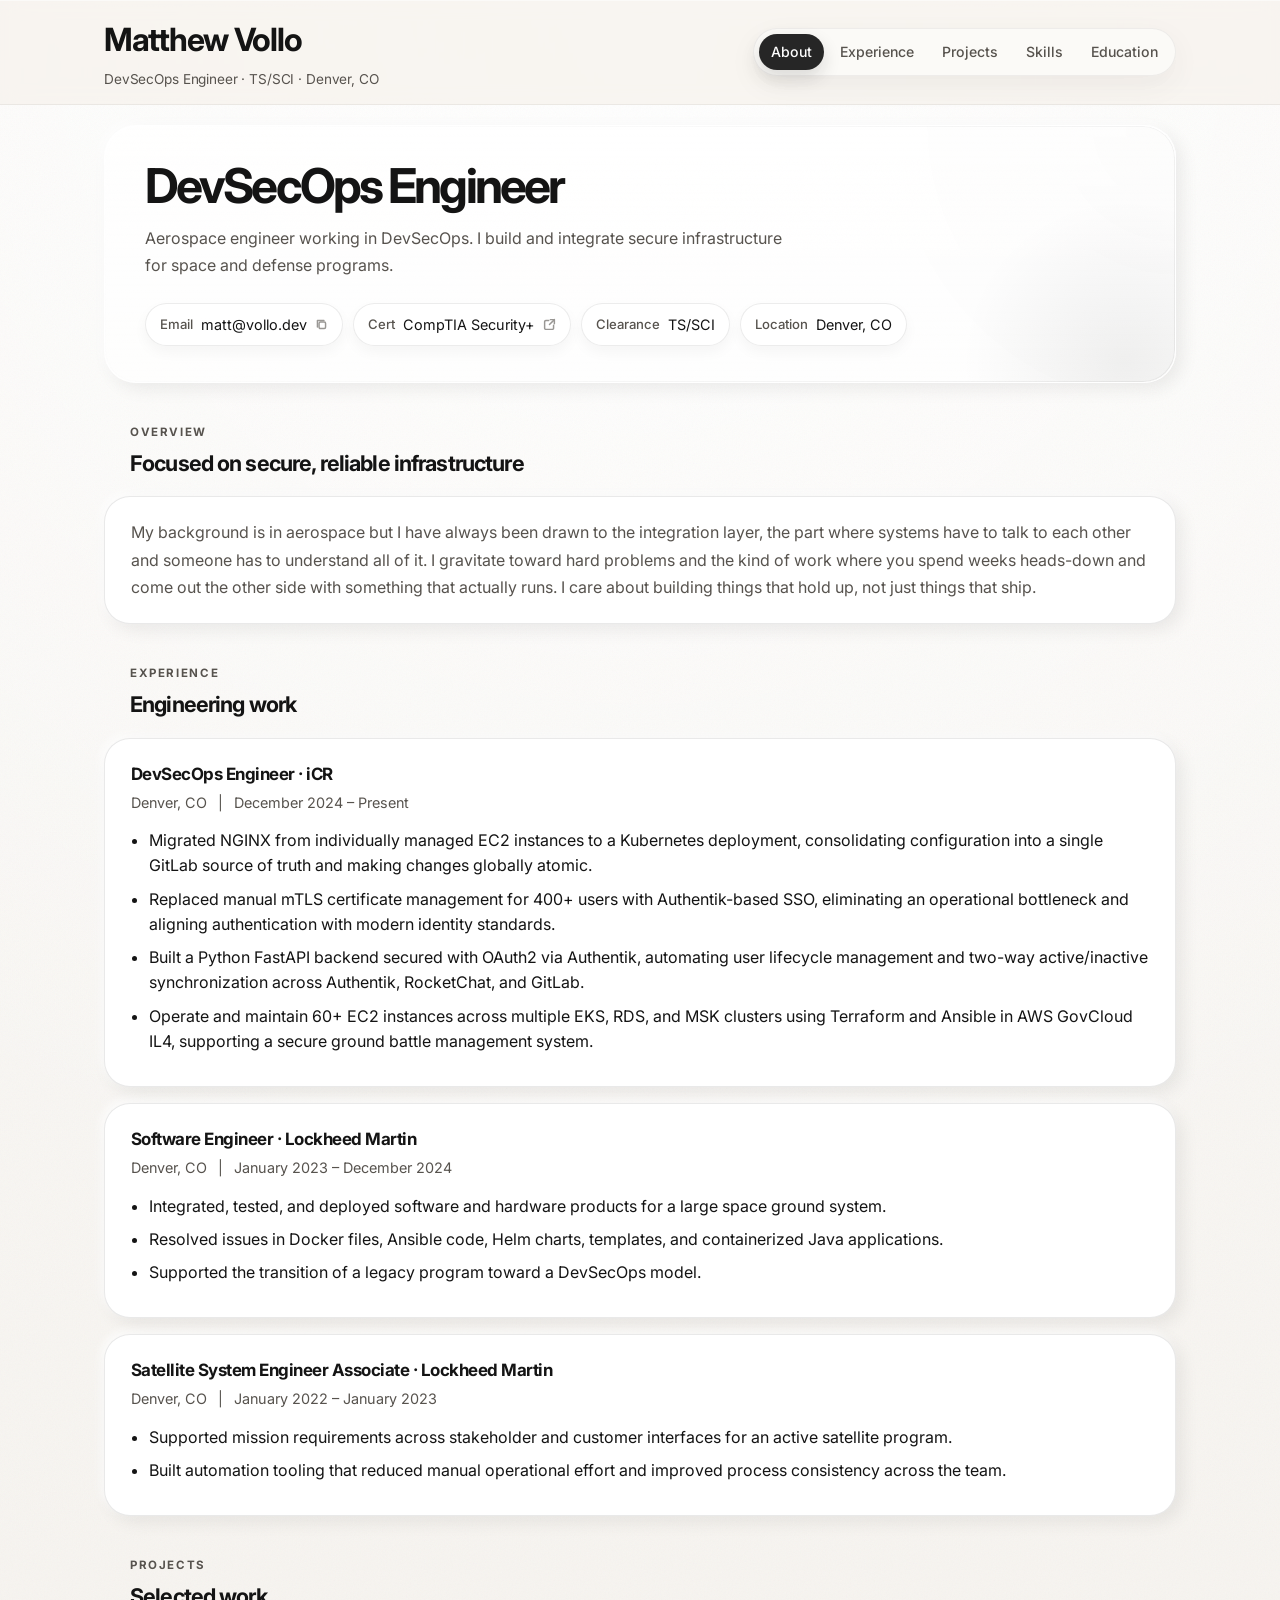
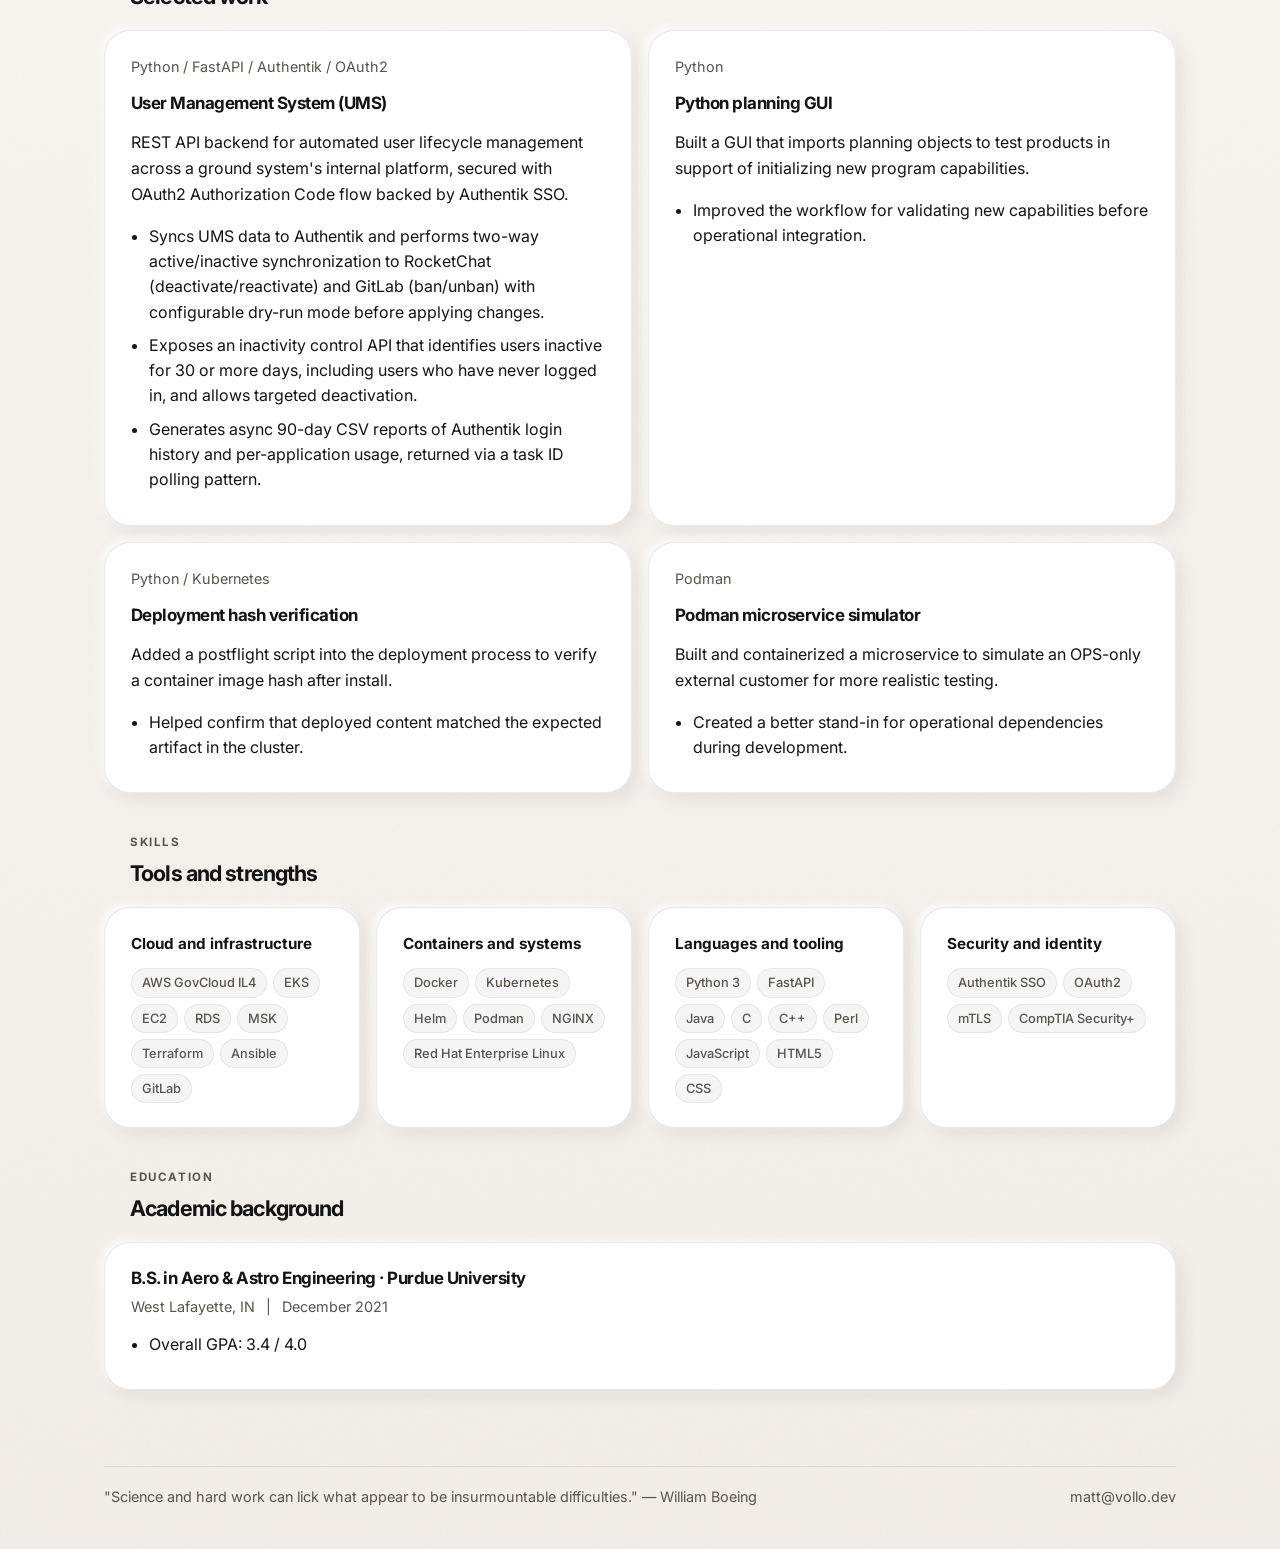
<file: index.html>
<!doctype html>
<html lang="en">
<head>
  <meta charset="utf-8" />
  <meta name="viewport" content="width=device-width, initial-scale=1" />
  <meta name="description" content="Matthew Vollo — DevSecOps engineer focused on secure cloud infrastructure, automation, and distributed systems." />
  <meta name="theme-color" content="#f6f3ee" />
  <meta property="og:title" content="Matthew Vollo | DevSecOps Engineer" />
  <meta property="og:description" content="DevSecOps engineer with experience in AWS GovCloud, Terraform, Ansible, and secure ground systems." />
  <meta property="og:type" content="website" />
  <title>Matthew Vollo | DevSecOps Engineer</title>
  <link rel="icon" type="image/png" sizes="32x32" href="assets/img/favicon-32x32.png" />
  <link rel="icon" type="image/png" sizes="16x16" href="assets/img/favicon-16x16.png" />
  <link rel="apple-touch-icon" sizes="180x180" href="assets/img/apple-touch-icon.png" />
  <link rel="preconnect" href="https://fonts.googleapis.com" />
  <link rel="preconnect" href="https://fonts.gstatic.com" crossorigin />
  <link href="https://fonts.googleapis.com/css2?family=Inter:ital,opsz,wght@0,14..32,400;0,14..32,500;0,14..32,600;0,14..32,700;0,14..32,800&display=swap" rel="stylesheet" />
  <link rel="stylesheet" href="assets/css/styles.css" />
  <script defer src="data/site.js"></script>
  <script defer src="data/education.js"></script>
  <script defer src="data/experience.js"></script>
  <script defer src="data/projects.js"></script>
  <script defer src="data/skills.js"></script>
  <script defer src="assets/js/main.js"></script>
</head>
<body>
  <a class="skip-link" href="#content">Skip to content</a>
  <div id="app">
    <div id="header-slot"></div>
    <div id="hero-slot"></div>
    <main id="content" class="page-shell">
      <section id="about" class="section card-anchor">
        <div class="section-heading">
          <p class="eyebrow">Overview</p>
          <h2>Focused on secure, reliable infrastructure</h2>
        </div>
        <div class="section-body"><p id="about-text"></p></div>
      </section>
      <section id="experience" class="section card-anchor">
        <div class="section-heading">
          <p class="eyebrow">Experience</p>
          <h2>Engineering work</h2>
        </div>
        <div id="experience-list" class="stack"></div>
      </section>
      <section id="projects" class="section card-anchor">
        <div class="section-heading">
          <p class="eyebrow">Projects</p>
          <h2>Selected work</h2>
        </div>
        <div id="projects-grid" class="grid cards-grid"></div>
      </section>
      <section id="skills" class="section card-anchor">
        <div class="section-heading">
          <p class="eyebrow">Skills</p>
          <h2>Tools and strengths</h2>
        </div>
        <div id="skills-grid" class="grid skills-grid"></div>
      </section>
      <section id="education" class="section card-anchor">
        <div class="section-heading">
          <p class="eyebrow">Education</p>
          <h2>Academic background</h2>
        </div>
        <div id="education-list" class="stack"></div>
      </section>
    </main>
    <div id="footer-slot"></div>
  </div>
</body>
</html>
</file>
<file: assets/css/styles.css>
/* ─── Design tokens ──────────────────────────────────────────────────────── */
:root {
  --bg:          #f6f3ee;
  --panel-solid: #ffffff;
  --text:        #141414;
  --muted:       #57534e;
  --line:        rgba(20, 20, 20, 0.09);
  --shadow:      6px 6px 18px rgba(20, 20, 20, 0.07), -3px -3px 10px rgba(255,255,255,0.88), inset 0 1px 0 rgba(255,255,255,0.75);
  --shadow-soft: 0 10px 30px rgba(20, 20, 20, 0.05);
  --radius:      26px;
  --nav-height:  64px;
  --max-width:   1120px;
}

/* ─── Reset ──────────────────────────────────────────────────────────────── */
*, *::before, *::after { box-sizing: border-box; }

html {
  scroll-behavior: smooth;
  background: var(--bg);
  scrollbar-width: thin;
  scrollbar-color: rgba(20,20,20,0) transparent;
  transition: scrollbar-color 0.6s ease;
}

html.is-scrolling {
  scrollbar-color: rgba(20,20,20,0.2) transparent;
  transition: scrollbar-color 0.1s ease;
}

/* Webkit floating scrollbar — no track, just a floating thumb */
::-webkit-scrollbar { width: 5px; }
::-webkit-scrollbar-track { background: transparent; }
::-webkit-scrollbar-thumb {
  background: rgba(20,20,20,0);
  border-radius: 999px;
  transition: background 0.6s ease;
}
html.is-scrolling::-webkit-scrollbar-thumb {
  background: rgba(20,20,20,0.2);
  transition: background 0.1s ease;
}

body {
  margin: 0;
  font-family: "Inter", system-ui, -apple-system, BlinkMacSystemFont, "Segoe UI", sans-serif;
  /* Noise texture layer — subtle grain so glassmorphic blur has something to refract */
  background:
    url("data:image/svg+xml,%3Csvg xmlns='http://www.w3.org/2000/svg' width='220' height='220'%3E%3Cfilter id='n'%3E%3CfeTurbulence type='fractalNoise' baseFrequency='0.72' numOctaves='4' stitchTiles='stitch'/%3E%3C/filter%3E%3Crect width='100%25' height='100%25' filter='url(%23n)' opacity='0.038'/%3E%3C/svg%3E"),
    radial-gradient(circle at top, rgba(255, 255, 255, 0.92), transparent 40%),
    linear-gradient(180deg, #fbfaf8 0%, #f2eee8 100%);
  color: var(--text);
  line-height: 1.62;
  text-rendering: optimizeLegibility;
  -webkit-font-smoothing: antialiased;
  -moz-osx-font-smoothing: grayscale;
}

a { color: inherit; text-decoration: none; }

/* ─── Skip link ──────────────────────────────────────────────────────────── */
.skip-link {
  position: absolute;
  left: -999px;
  top: 12px;
  z-index: 9999;
  background: #111;
  color: #fff;
  padding: 10px 14px;
  border-radius: 999px;
}
.skip-link:focus { left: 12px; }

/* ─── Copy toast ─────────────────────────────────────────────────────────── */
.copy-toast {
  position: fixed;
  bottom: 28px;
  left: 50%;
  transform: translateX(-50%) translateY(12px);
  background: rgba(20,20,20,0.88);
  color: #fff;
  padding: 9px 18px;
  border-radius: 999px;
  font-size: 0.85rem;
  font-weight: 500;
  pointer-events: none;
  opacity: 0;
  transition: opacity 0.2s ease, transform 0.2s ease;
  z-index: 9999;
  backdrop-filter: blur(8px);
}
.copy-toast.show {
  opacity: 1;
  transform: translateX(-50%) translateY(0);
}

/* ─── Sticky nav ─────────────────────────────────────────────────────────── */
#header-slot {
  position: sticky;
  top: 0;
  z-index: 50;
}

.site-header {
  /* Reduced blur from 22px → 8px so the frosted glass effect is visible
     against the noise texture beneath */
  backdrop-filter: blur(8px) saturate(160%);
  -webkit-backdrop-filter: blur(8px) saturate(160%);
  background: rgba(246, 243, 238, 0.78);
  border-bottom: 1px solid rgba(20, 20, 20, 0.06);
  box-shadow: 0 1px 0 rgba(255, 255, 255, 0.5) inset;
}

.header-inner {
  max-width: var(--max-width);
  margin: 0 auto;
  padding: 14px 24px;
  display: flex;
  justify-content: space-between;
  align-items: center;
  gap: 16px;
}

/* ─── Brand ──────────────────────────────────────────────────────────────── */
.brand { display: grid; gap: 2px; flex-shrink: 0; }

.brand h1 {
  font-size: 2rem;
  margin: 0;
  letter-spacing: -0.04em;
  font-weight: 700;
  white-space: nowrap;
}

.brand p {
  margin: 0;
  color: var(--muted);
  font-size: 0.85rem;
  letter-spacing: -0.01em;
  white-space: nowrap;
}

/* ─── Desktop nav pills ──────────────────────────────────────────────────── */
.nav {
  display: flex;
  align-items: center;
  gap: 4px;
  padding: 5px;
  border-radius: 999px;
  background: rgba(255, 255, 255, 0.42);
  border: 1px solid rgba(20, 20, 20, 0.06);
  box-shadow: var(--shadow-soft);
}

.nav a {
  color: var(--muted);
  font-size: 0.88rem;
  font-weight: 500;
  padding: 7px 12px;
  border-radius: 999px;
  transition: background 0.18s ease, color 0.18s ease, transform 0.18s ease;
  outline: none;
  white-space: nowrap;
}

.nav a:hover {
  background: rgba(20, 20, 20, 0.06);
  color: var(--text);
  transform: translateY(-1px);
}

.nav a:focus-visible {
  box-shadow: 0 0 0 3px rgba(20, 20, 20, 0.12);
  background: rgba(20, 20, 20, 0.06);
  color: var(--text);
}

.nav a.active {
  background: rgba(20, 20, 20, 0.92);
  color: #fff;
  box-shadow: 0 8px 18px rgba(20, 20, 20, 0.14);
}

/* ─── Hamburger (mobile only) ────────────────────────────────────────────── */
.menu-toggle {
  display: none;
  align-items: center;
  justify-content: center;
  width: 38px;
  height: 38px;
  background: rgba(255, 255, 255, 0.56);
  border: 1px solid rgba(20, 20, 20, 0.08);
  border-radius: 10px;
  cursor: pointer;
  flex-shrink: 0;
  transition: background 0.15s ease;
}

.menu-toggle:hover { background: rgba(20, 20, 20, 0.06); }

.menu-toggle svg {
  width: 18px;
  height: 18px;
  stroke: var(--text);
  stroke-width: 2;
  stroke-linecap: round;
  fill: none;
}

.menu-toggle .icon-close { display: none; }
.site-header.nav-open .menu-toggle .icon-open  { display: none; }
.site-header.nav-open .menu-toggle .icon-close { display: block; }

/* ─── Mobile nav drawer ──────────────────────────────────────────────────── */
.nav-drawer {
  display: none;
  flex-direction: column;
  padding: 10px 24px 16px;
  gap: 4px;
  border-top: 1px solid rgba(20, 20, 20, 0.06);
}

.nav-drawer a {
  color: var(--muted);
  font-size: 0.95rem;
  font-weight: 500;
  padding: 10px 14px;
  border-radius: 14px;
  transition: background 0.15s ease, color 0.15s ease;
  outline: none;
}

.nav-drawer a:hover,
.nav-drawer a:focus-visible {
  background: rgba(20, 20, 20, 0.05);
  color: var(--text);
}

.nav-drawer a.active {
  background: rgba(20, 20, 20, 0.08);
  color: var(--text);
  font-weight: 600;
}

/* ─── Hero ───────────────────────────────────────────────────────────────── */
.hero-section {
  max-width: var(--max-width);
  margin: 20px auto 0;
  padding: 0 24px;
}

.hero-card {
  position: relative;
  overflow: hidden;
  background:
    linear-gradient(180deg, rgba(255,255,255,0.82), rgba(255,255,255,0.68)),
    radial-gradient(circle at top right, rgba(20,20,20,0.04), transparent 30%);
  border: 1px solid rgba(255, 255, 255, 0.72);
  box-shadow: var(--shadow);
  border-radius: 32px;
  padding: 36px 40px;
}

.hero-card::before {
  content: "";
  position: absolute;
  inset: 0;
  border-radius: 32px;
  padding: 1px;
  background: linear-gradient(135deg, rgba(255,255,255,0.9), rgba(20,20,20,0.06));
  -webkit-mask: linear-gradient(#fff 0 0) content-box, linear-gradient(#fff 0 0);
  -webkit-mask-composite: xor;
          mask-composite: exclude;
  pointer-events: none;
}

.hero-card::after {
  content: "";
  position: absolute;
  right: -120px;
  bottom: -150px;
  width: 340px;
  height: 340px;
  border-radius: 50%;
  background: radial-gradient(circle, rgba(20,20,20,0.06), transparent 68%);
  pointer-events: none;
}

.hero-card h2 {
  margin: 0 0 14px;
  font-size: clamp(1.8rem, 4vw, 3rem);
  line-height: 1.02;
  letter-spacing: -0.06em;
}

.hero-card > p {
  margin: 0;
  max-width: 66ch;
  color: var(--muted);
  font-size: 1rem;
  line-height: 1.68;
}

.hero-meta {
  margin-top: 24px;
  display: flex;
  flex-wrap: wrap;
  gap: 10px;
}

/* ─── Pills ──────────────────────────────────────────────────────────────── */
.pill {
  display: inline-flex;
  align-items: center;
  gap: 8px;
  padding: 9px 14px;
  border-radius: 999px;
  background: rgba(255, 255, 255, 0.72);
  border: 1px solid rgba(20, 20, 20, 0.08);
  color: var(--text);
  font-size: 0.9rem;
  box-shadow: 0 6px 14px rgba(20, 20, 20, 0.04);
  /* Reset button styles */
  font-family: inherit;
  cursor: default;
}

.pill span {
  color: var(--muted);
  font-weight: 500;
  font-size: 0.82rem;
}

/* Interactive pills: email (copy) and cert (link) */
.pill-interactive {
  cursor: pointer;
  transition: background 0.18s ease, box-shadow 0.18s ease, transform 0.18s ease;
  text-decoration: none;
}

.pill-interactive:hover {
  background: rgba(255, 255, 255, 0.92);
  box-shadow: 0 8px 20px rgba(20, 20, 20, 0.09);
  transform: translateY(-1px);
}

.pill-interactive:focus-visible {
  outline: 2px solid rgba(20,20,20,0.3);
  outline-offset: 2px;
}

.pill-interactive:active {
  transform: translateY(0);
}

/* Small copy icon that appears on the email pill */
.pill-interactive .pill-icon {
  width: 13px;
  height: 13px;
  stroke: var(--muted);
  stroke-width: 1.8;
  fill: none;
  flex-shrink: 0;
  opacity: 0.6;
}

/* ─── Page shell ─────────────────────────────────────────────────────────── */
.page-shell {
  max-width: var(--max-width);
  margin: 0 auto;
  padding: 0 24px 60px;
}

/* ─── Sections ───────────────────────────────────────────────────────────── */
.section { margin-top: 32px; padding-top: 8px; }

.card-anchor {
  scroll-margin-top: calc(var(--nav-height) + 24px);
}

/* Indent heading text to align with card content (cards have 26px internal padding) */
.section-heading {
  display: flex;
  flex-direction: column;
  gap: 4px;
  margin-bottom: 16px;
  padding-left: 26px;
}

.section-heading h2 {
  margin: 0;
  font-size: 1.35rem;
  letter-spacing: -0.04em;
}

.eyebrow {
  margin: 0;
  text-transform: uppercase;
  letter-spacing: 0.14em;
  font-size: 0.72rem;
  color: var(--muted);
  font-weight: 700;
}

.section-body {
  background: var(--panel-solid);
  border: 1px solid var(--line);
  border-radius: var(--radius);
  box-shadow: var(--shadow);
  padding: 22px 26px;
}

.section-body p {
  margin: 0;
  color: var(--muted);
  line-height: 1.7;
}

/* ─── Cards / Jobs / Education ───────────────────────────────────────────── */
.stack { display: grid; gap: 16px; }

.card, .job, .education-item {
  background: var(--panel-solid);
  border: 1px solid var(--line);
  border-radius: var(--radius);
  box-shadow: var(--shadow);
  padding: 24px 26px;
}

.card h3, .job h3, .education-item h3 {
  margin: 0 0 6px;
  font-size: 1.06rem;
  letter-spacing: -0.03em;
  line-height: 1.3;
}

.meta { margin: 0 0 14px; color: var(--muted); font-size: 0.9rem; }

.card ul, .job ul, .education-item ul {
  margin: 0;
  padding-left: 18px;
  color: var(--text);
}

.card li, .job li, .education-item li {
  margin: 8px 0;
  line-height: 1.58;
}

/* ─── Grids ──────────────────────────────────────────────────────────────── */
.grid { display: grid; gap: 16px; }

/* Fixed 2x2 for the 4 project cards */
.cards-grid { grid-template-columns: repeat(2, 1fr); }

/* 4 skill cards in a row on desktop */
.skills-grid { grid-template-columns: repeat(4, 1fr); }

/* ─── Skill pills ────────────────────────────────────────────────────────── */
.skill-card strong {
  display: block;
  margin-bottom: 12px;
  font-size: 0.95rem;
}

.skill-pills {
  display: flex;
  flex-wrap: wrap;
  gap: 6px;
}

.skill-pill {
  display: inline-flex;
  padding: 4px 10px;
  border-radius: 999px;
  background: rgba(20,20,20,0.04);
  border: 1px solid rgba(20,20,20,0.07);
  color: var(--muted);
  font-size: 0.8rem;
  font-weight: 500;
  line-height: 1.5;
}

/* ─── Footer ─────────────────────────────────────────────────────────────── */
.site-footer {
  max-width: var(--max-width);
  margin: 16px auto 0;
  padding: 0 24px 40px;
}

.footer-card {
  border-top: 1px solid var(--line);
  color: var(--muted);
  padding-top: 18px;
  font-size: 0.9rem;
  display: flex;
  justify-content: space-between;
  gap: 16px;
  flex-wrap: wrap;
}

.footer-card a:hover { color: var(--text); }

/* ─── Mobile ─────────────────────────────────────────────────────────────── */
@media (max-width: 900px) {
  /* Skills drop to 2 columns before they get too narrow */
  .skills-grid { grid-template-columns: repeat(2, 1fr); }
}

@media (max-width: 720px) {
  .nav { display: none; }
  .menu-toggle { display: flex; }
  .site-header.nav-open .nav-drawer { display: flex; }

  .hero-card { padding: 24px 22px; border-radius: 24px; }
  .hero-card h2 { font-size: clamp(1.9rem, 8vw, 2.8rem); }
  .hero-meta { gap: 8px; }
  .pill { font-size: 0.85rem; padding: 8px 12px; }

  .cards-grid, .skills-grid { grid-template-columns: 1fr; }

  .page-shell { padding: 0 16px 48px; }
  .hero-section { padding: 0 16px; }
  .site-footer { padding: 0 16px 32px; }
  .section { margin-top: 24px; }
  .card, .job, .education-item { padding: 18px 20px; }
  .section-heading { padding-left: 20px; }
}

@media (max-width: 480px) {
  .brand p { display: none; }
}

@media (prefers-reduced-motion: reduce) {
  .nav a, .nav-drawer a, .pill-interactive { transition: none; transform: none; }
}
</file>
